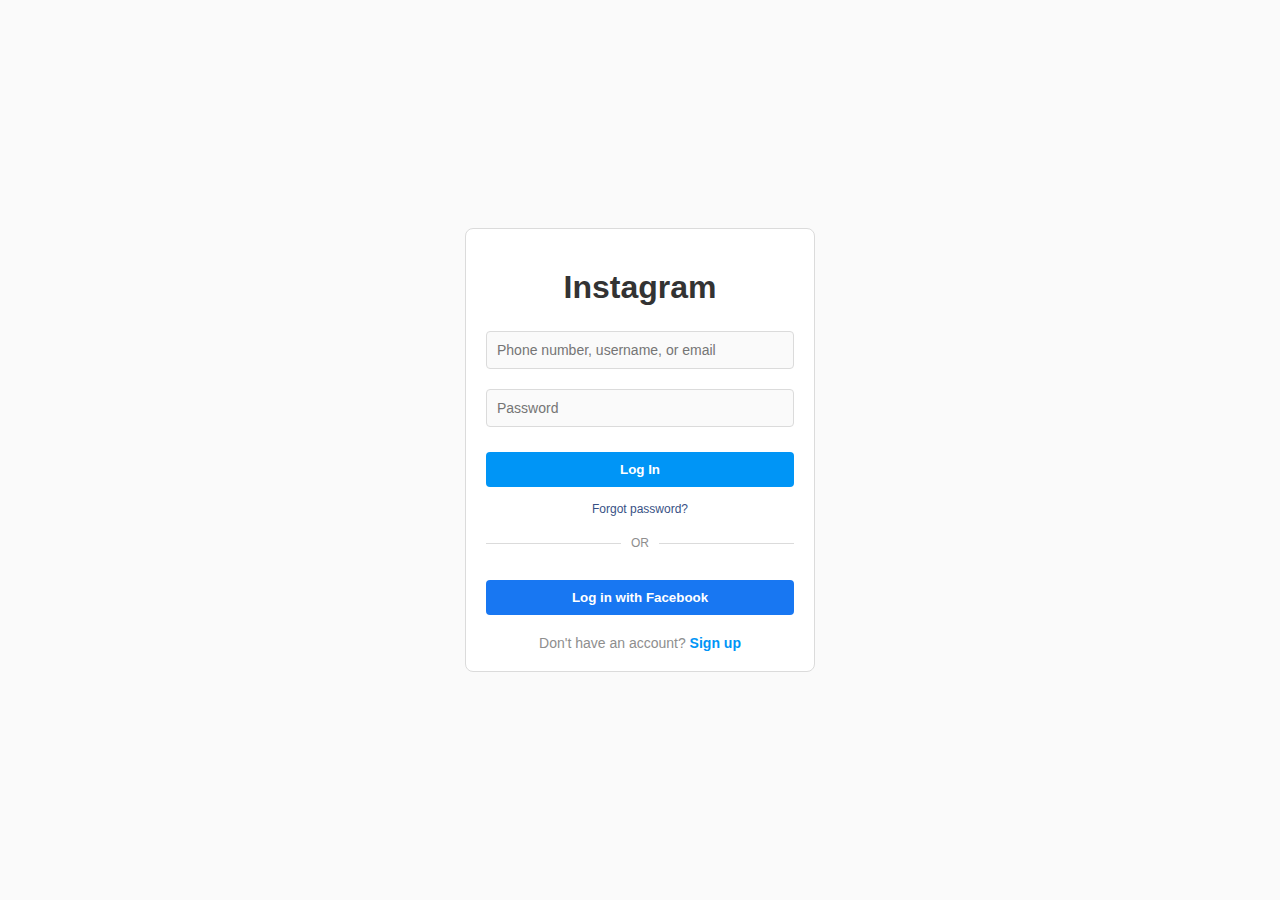
<file: index.html>
<!DOCTYPE html>
<html lang="en">
<head>
    <meta charset="UTF-8">
    <meta name="viewport" content="width=device-width, initial-scale=1.0">
    <title>Instagram Login Clone</title>
    <link rel="stylesheet" href="styel.css">
</head>
<body>
    <div class="container">
        <div class="logo">Instagram</div>
        <form>
            <div class="form-group">
                <input type="text" id="username" placeholder="Phone number, username, or email" required>
            </div>
            <div class="form-group">
                <input type="password" id="password" placeholder="Password" required>
            </div>
            <button type="button" class="login-button" onclick="login()">Log In</button>
        </form>
        <a href="#" class="forgot-password">Forgot password?</a>
        <div class="or-divider">OR</div>
        <button class="fb-login-button">Log in with Facebook</button>
        <div class="signup">
            Don't have an account? <a href="#">Sign up</a>
        </div>
    </div>
    <script src="script.js"></script>
</body>
</html>
</file>
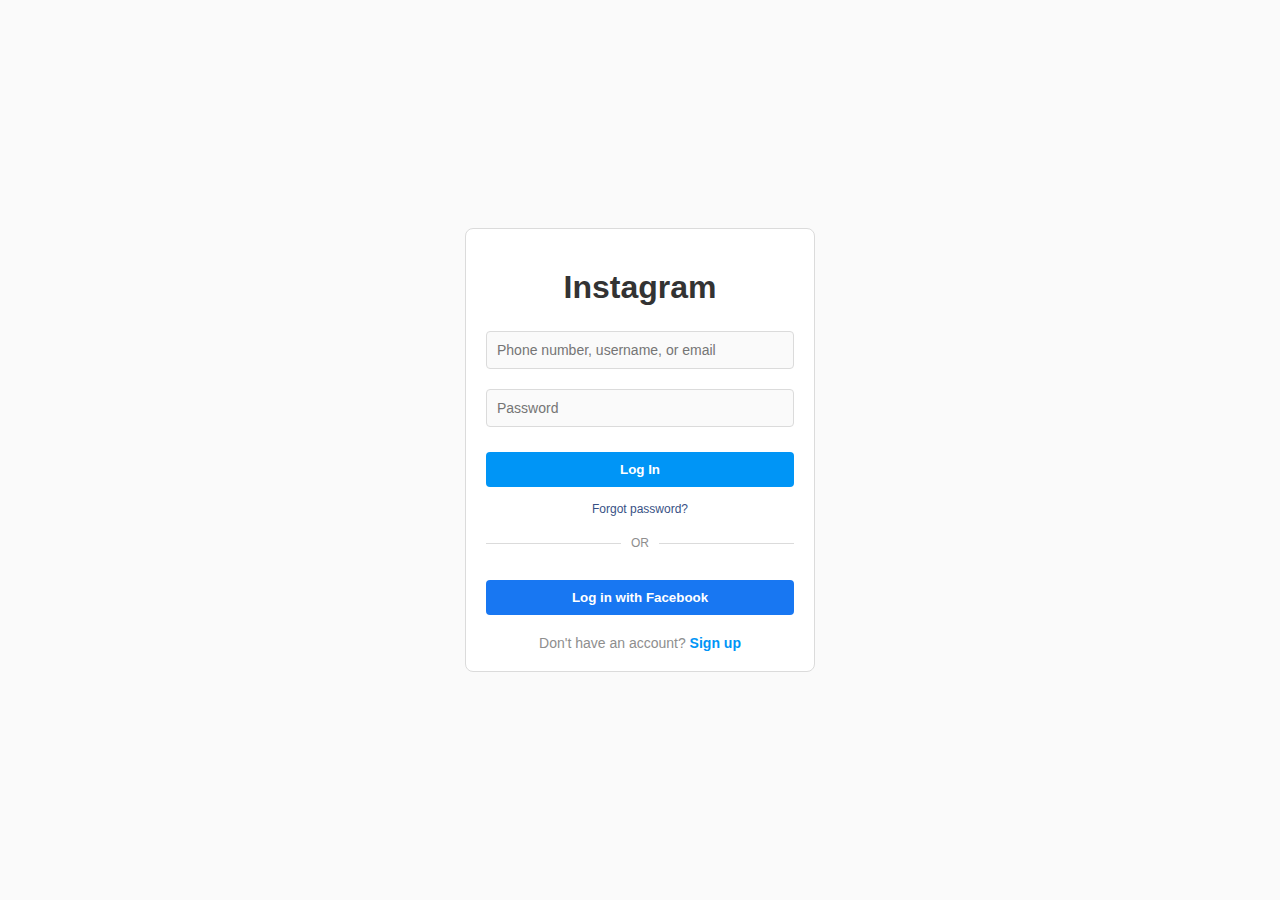
<file: insta.html>
<!DOCTYPE html>
<html lang="en">
<head>
    <meta charset="UTF-8">
    <meta name="viewport" content="width=device-width, initial-scale=1.0">
    <title>Instagram Login</title>
    <style>
        /* General reset */
        * {
            margin: 0;
            padding: 0;
            box-sizing: border-box;
            font-family: Arial, sans-serif;
        }

        body {
            background-color: #fafafa;
            display: flex;
            justify-content: center;
            align-items: center;
            height: 100vh;
        }

        .container {
            max-width: 350px;
            width: 100%;
            padding: 20px;
            text-align: center;
            background-color: #fff;
            border: 1px solid #dbdbdb;
            border-radius: 8px;
        }

        .logo {
            margin: 20px 0;
            font-size: 2rem;
            font-weight: bold;
            color: #333;
            font-family: 'Lucida Grande', sans-serif;
        }

        .form-group {
            margin: 10px 0;
        }

        .form-group input {
            width: 100%;
            padding: 10px;
            margin: 5px 0;
            border: 1px solid #dbdbdb;
            border-radius: 4px;
            background-color: #fafafa;
            font-size: 14px;
        }

        .form-group input:focus {
            outline: none;
            border-color: #a0a0a0;
        }

        .login-button {
            width: 100%;
            padding: 10px;
            margin-top: 10px;
            background-color: #0095f6;
            color: #fff;
            border: none;
            border-radius: 4px;
            font-weight: bold;
            cursor: pointer;
        }

        .login-button:disabled {
            background-color: #b2dffc;
        }

        .forgot-password {
            color: #385185;
            font-size: 12px;
            margin-top: 15px;
            display: block;
            text-decoration: none;
        }

        .or-divider {
            display: flex;
            align-items: center;
            text-align: center;
            color: #8e8e8e;
            font-size: 12px;
            margin: 20px 0;
        }

        .or-divider::before, .or-divider::after {
            content: '';
            flex: 1;
            height: 1px;
            background-color: #dbdbdb;
        }

        .or-divider::before {
            margin-right: 10px;
        }

        .or-divider::after {
            margin-left: 10px;
        }

        .signup {
            margin-top: 20px;
            font-size: 14px;
            color: #8e8e8e;
        }

        .signup a {
            color: #0095f6;
            text-decoration: none;
            font-weight: bold;
        }
    </style>
</head>
<body>

<div class="container">
    <div class="logo">Instagram</div>
    <form>
        <div class="form-group">
            <input type="text" placeholder="Phone number, username, or email" required>
        </div>
        <div class="form-group">
            <input type="password" placeholder="Password" required>
        </div>
        <button type="submit" class="login-button">Log In</button>
    </form>

    <a href="#" class="forgot-password">Forgot password?</a>

    <div class="or-divider">OR</div>

    <button class="login-button" style="background-color: #1877f2; color: #fff;">
        Log in with Facebook
    </button>

    <div class="signup">
        Don't have an account? <a href="#">Sign up</a>
    </div>
</div>

</body>
</html>
</file>
<file: styel.css>
/* General reset */
* {
    margin: 0;
    padding: 0;
    box-sizing: border-box;
    font-family: Arial, sans-serif;
}

body {
    background-color: #fafafa;
    display: flex;
    justify-content: center;
    align-items: center;
    height: 100vh;
}

.container {
    max-width: 350px;
    width: 100%;
    padding: 20px;
    text-align: center;
    background-color: #fff;
    border: 1px solid #dbdbdb;
    border-radius: 8px;
}

.logo {
    margin: 20px 0;
    font-size: 2rem;
    font-weight: bold;
    color: #333;
    font-family: 'Lucida Grande', sans-serif;
}

.form-group {
    margin: 10px 0;
}

.form-group input {
    width: 100%;
    padding: 10px;
    margin: 5px 0;
    border: 1px solid #dbdbdb;
    border-radius: 4px;
    background-color: #fafafa;
    font-size: 14px;
}

.form-group input:focus {
    outline: none;
    border-color: #a0a0a0;
}

.login-button {
    width: 100%;
    padding: 10px;
    margin-top: 10px;
    background-color: #0095f6;
    color: #fff;
    border: none;
    border-radius: 4px;
    font-weight: bold;
    cursor: pointer;
}

.forgot-password {
    color: #385185;
    font-size: 12px;
    margin-top: 15px;
    display: block;
    text-decoration: none;
}

.or-divider {
    display: flex;
    align-items: center;
    text-align: center;
    color: #8e8e8e;
    font-size: 12px;
    margin: 20px 0;
}

.or-divider::before, .or-divider::after {
    content: '';
    flex: 1;
    height: 1px;
    background-color: #dbdbdb;
}

.or-divider::before {
    margin-right: 10px;
}

.or-divider::after {
    margin-left: 10px;
}

.fb-login-button {
    width: 100%;
    padding: 10px;
    margin-top: 10px;
    background-color: #1877f2;
    color: #fff;
    border: none;
    border-radius: 4px;
    font-weight: bold;
    cursor: pointer;
}

.signup {
    margin-top: 20px;
    font-size: 14px;
    color: #8e8e8e;
}

.signup a {
    color: #0095f6;
    text-decoration: none;
    font-weight: bold;
}
</file>
